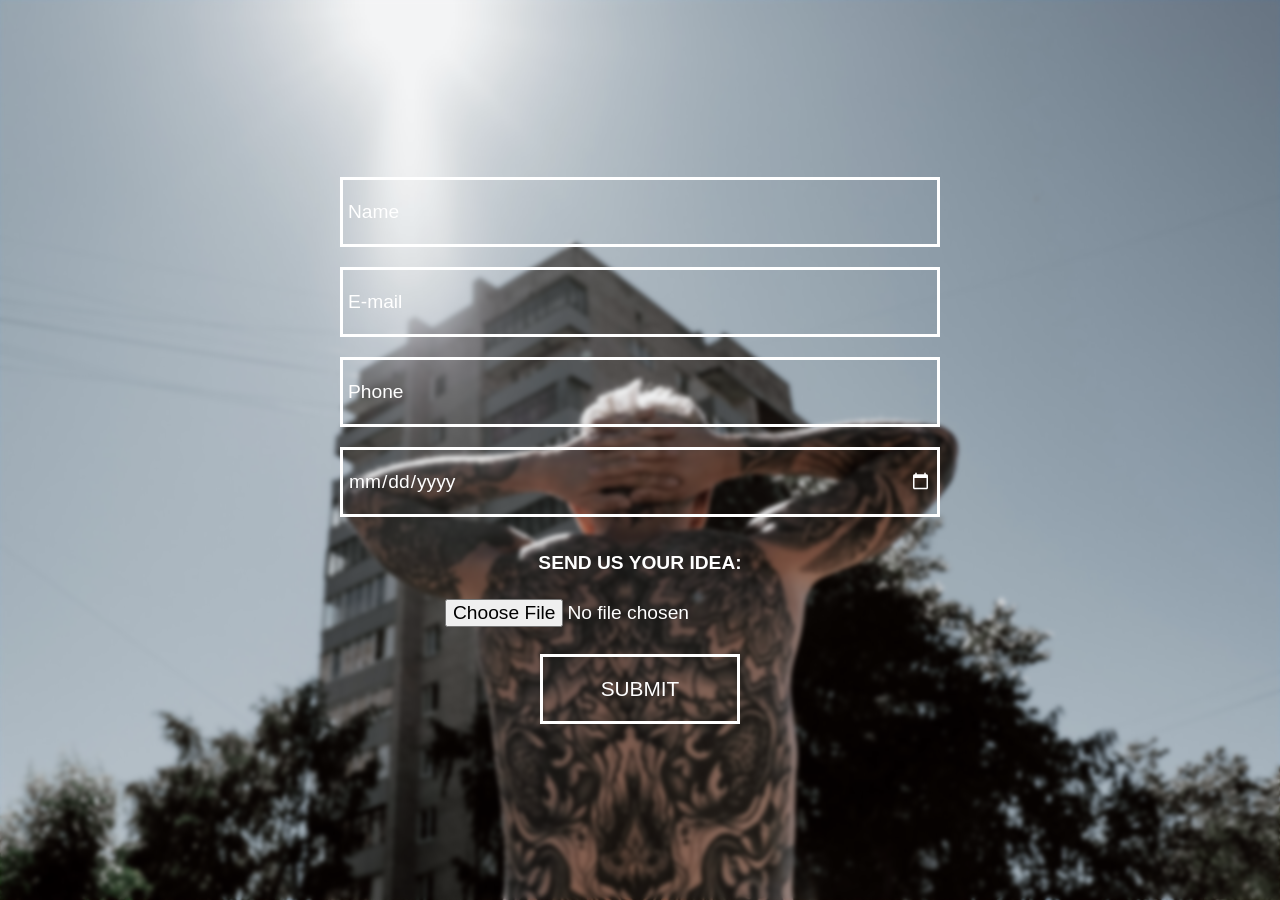
<file: appointment.html>
<!DOCTYPE html>
<html lang="en">
<head>
    <meta charset="UTF-8">
    <link rel="stylesheet" href="appoinment.css">
    <meta name="viewport" content="width=device-width, initial-scale=1.0">
    <title>Document</title>
</head>
<body>

        <div class="form">
            <input type="text" name="" id="text" placeholder="Name">
            <input type="email" name="" id="email" placeholder="E-mail">
            <input type="tel" name="" id="phone" placeholder="Phone">
            <input type="date" name="" id="date">
            <p>Send us your idea:</p><input type="file" name="" id="file">
            <input type="submit" value="submit" id="submit">
            
        </div>
    
</body>
</html>
</file>
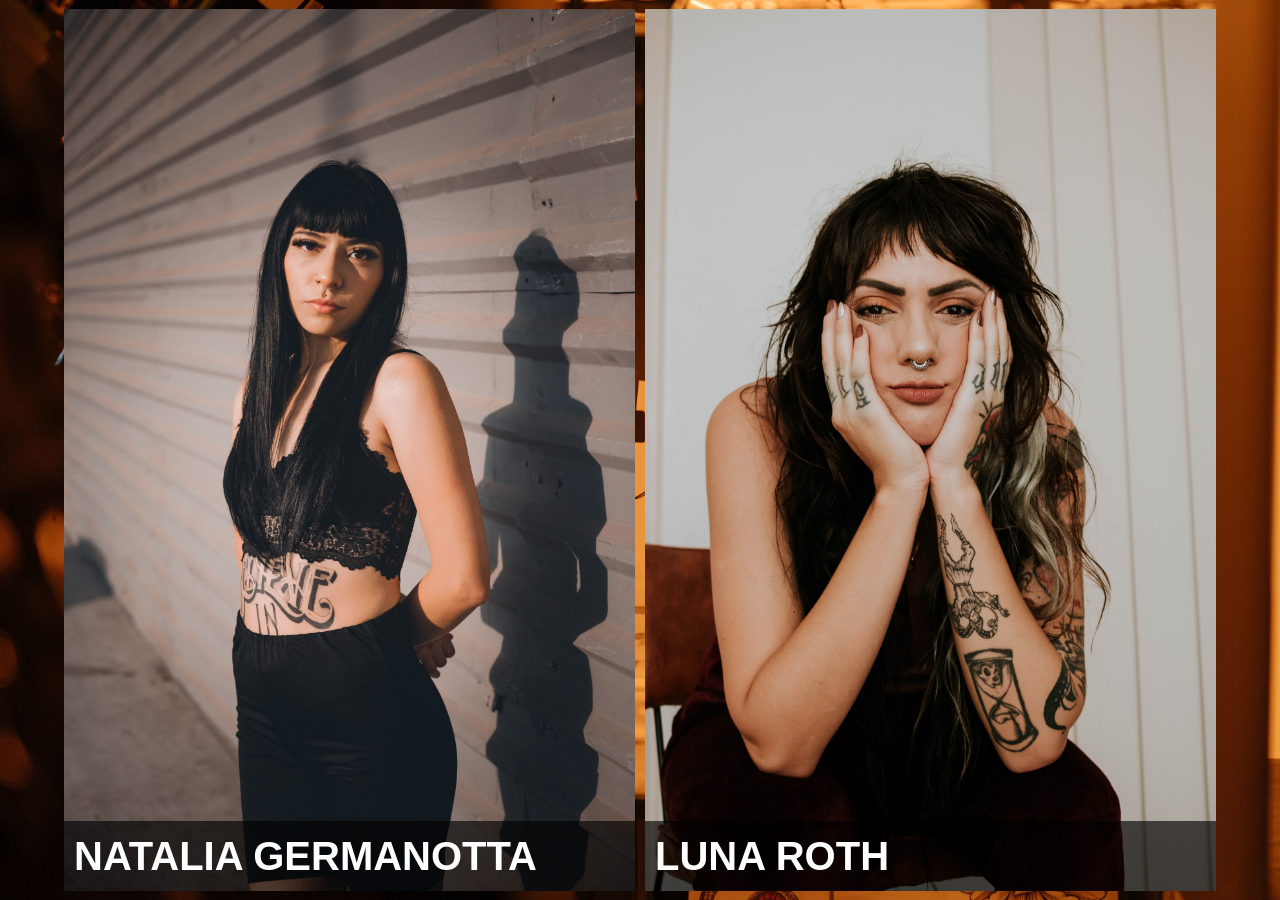
<file: blackwork.html>
<!DOCTYPE html>
<html lang="en">
<head>
    <meta charset="UTF-8">
    <link rel="stylesheet" href="blackwork.css">
    <title>Blackwork Portfolio</title>
</head>
<body>
    <section>
        <div class="box natalia">
            <h1>natalia germanotta</h1>
        </div>
        <div class="box luna">
            <h1>luna roth</h1>
        </div>
    </section>
</body>
</html>
</file>
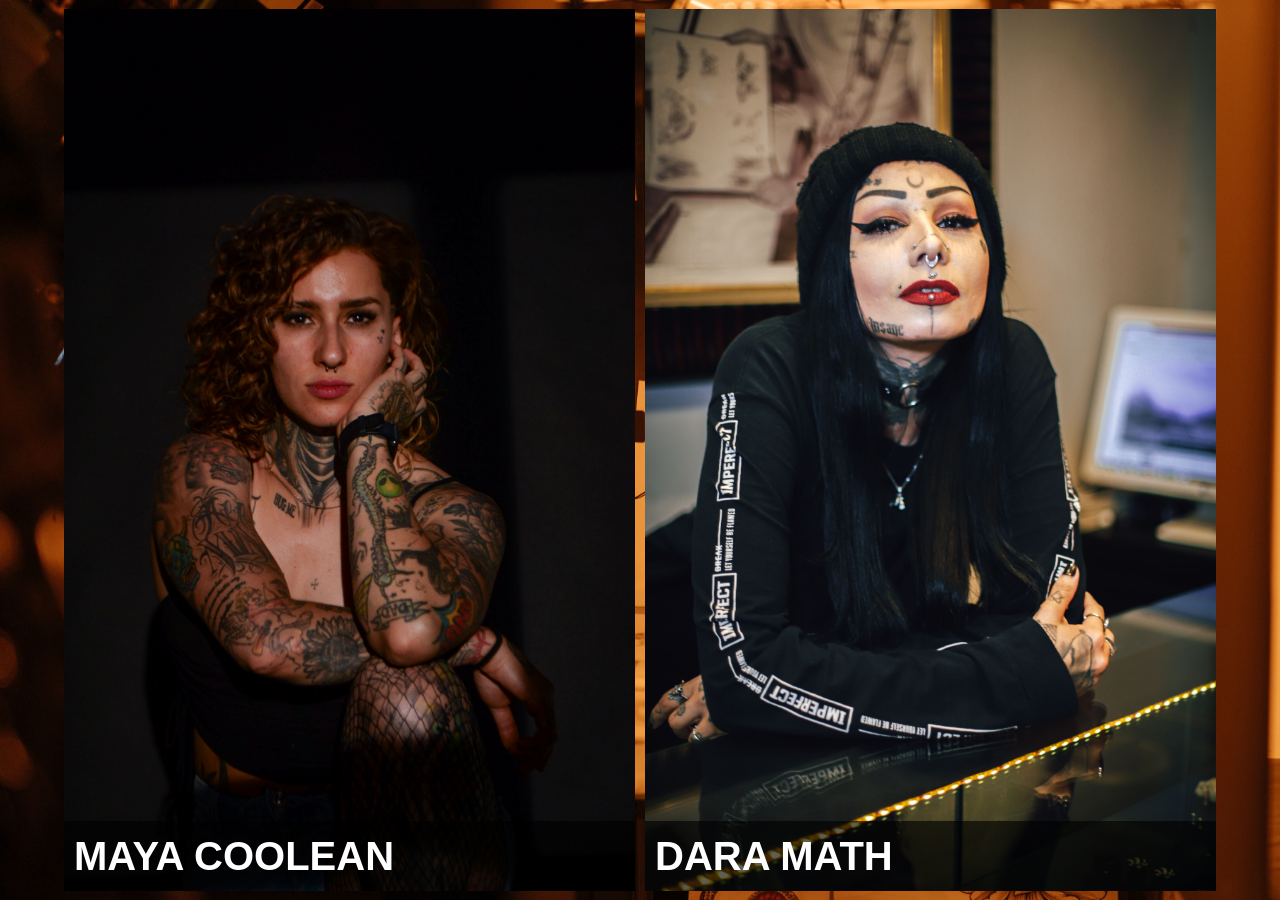
<file: portrait.html>
<!DOCTYPE html>
<html lang="en">
<head>
    <meta charset="UTF-8">
    <link rel="stylesheet" href="portrait.css">
    <title>Portrait Portfolio</title>
</head>
<body>
    <section>
        <div class="box maya">
            <h1>maya coolean</h1>
        </div>
        <div class="box dara">
            <h1>dara math</h1>
        </div>
    </section>
</body>
</html>
</file>
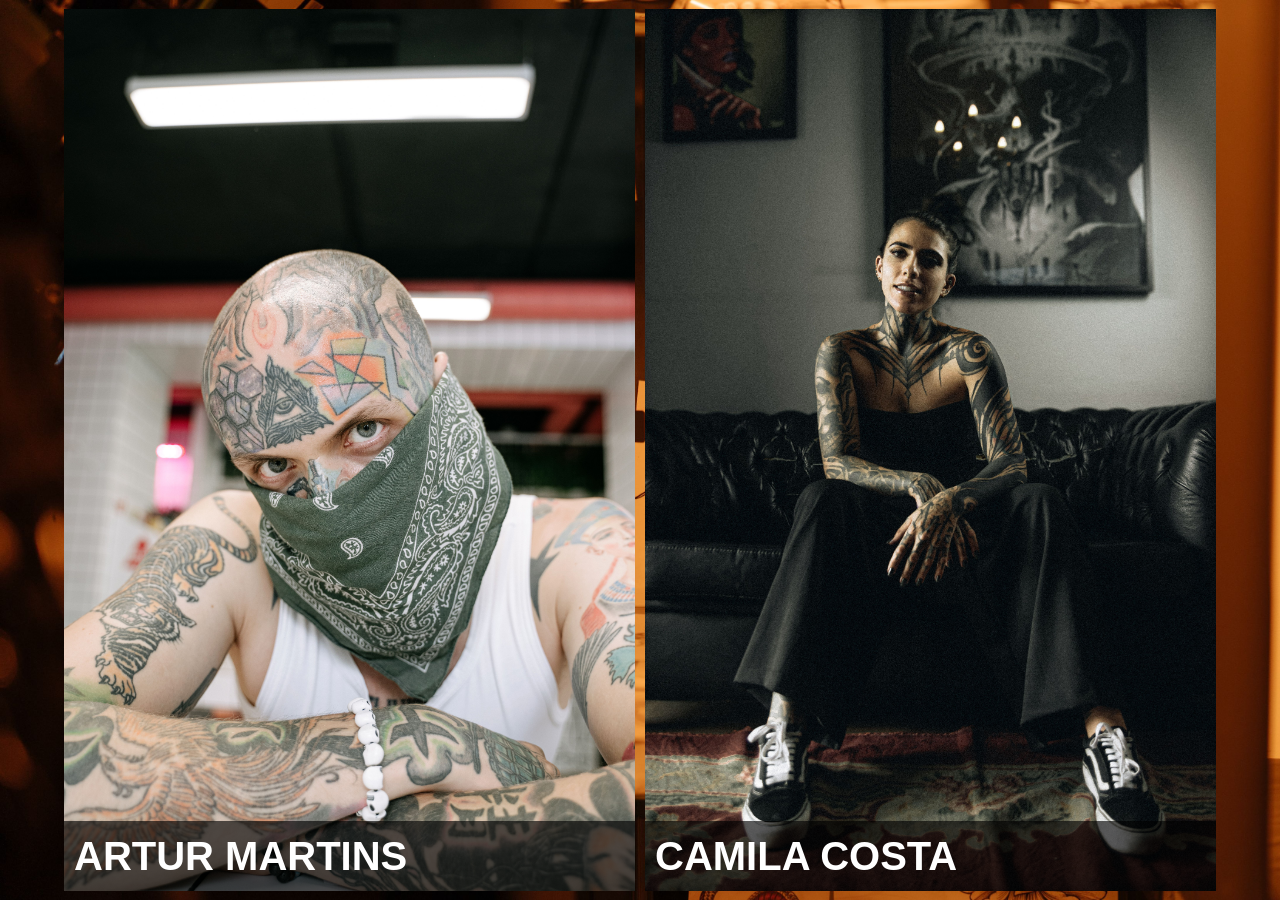
<file: realismo.html>
<!DOCTYPE html>
<html lang="en">
<head>
    <meta charset="UTF-8">
    <meta name="viewport" content="width=device-width, initial-scale=1.0">
    <link rel="stylesheet" href="realismo.css">
    <title>Realism Portfolio</title>
</head>
<body>
    <section>
        <div class="box artur">
            <h1>artur martins</h1>
        </div>
        <div class="box camila">
            <h1>camila costa</h1>
        </div>
    </section>
</body>
</html>
</file>
<file: appoinment.css>
*{
    box-sizing: border-box;
    padding: 0;
    margin: 0;
    font-family: var(--media);
}

:root{
    --fina: "Quicksand", sans-serif;
    --fina-quadrada:"Space Grotesk", sans-serif;
    --media:"Geologica", sans-serif;
    --grossa:"Allerta Stencil", sans-serif;

    --darkblue: #04050D;
    --darkgreen: #070D04;
    --brown:#0D0604;
    --limegreen: #7C8C72;

}

body{
    width: 100%;
    height: 100vh;
    display: flex;
    align-items: center;
    justify-content: center;
    background-image: url(img/appoinment.jpg);
    background-position: center;
    background-size: cover;
    backdrop-filter: saturate(.6) blur(2px);
    
}

.form{
    display: flex;
    flex-wrap: wrap;
    align-items: center;
    flex-direction: column;
    justify-content: center;
    gap: 20px;
    width: 60%;
    height: 70%;
    backdrop-filter: blur(10px);

}

.form input{
    height: 70px;
    width: 600px;
    background-color: transparent;
    border: 3px solid white;
    font-size: 1.2em;
    padding: 5px;
    color: white;
}

input::placeholder {
    color: white;
}

input[type="date"] {
    color-scheme: dark;
    cursor: pointer;
}

#file{
    border: none;
    width: 400px;
    height: 40px;
}

.form p{
    color: white;
    margin-top: 15px;
    font-weight: bold;
    text-transform: uppercase;
    font-size: 1.2em;
}

#submit{
    text-transform: uppercase;
    font-size: 1.3em;
    width: 200px;

}


#submit:hover{
    background-color: rgba(255, 255, 255, 0.651);
    color: rgba(0, 0, 0, 0.788);
    cursor: pointer;
}
</file>
<file: blackwork.css>
*{
    box-sizing: border-box;
    padding: 0;
    margin: 0;
    font-family: var(--media);
}

:root{
    --fina: "Quicksand", sans-serif;
    --fina-quadrada:"Space Grotesk", sans-serif;
    --media:"Geologica", sans-serif;
    --grossa:"Allerta Stencil", sans-serif;

    --darkblue: #04050D;
    --darkgreen: #070D04;
    --brown:#0D0604;
    --limegreen: #7C8C72;

}

body{
    display: flex;
    justify-content: center;
    align-items: center;
    width: 100%;
    height: 100vh;
    background-image: url(img/dont.jpg);
    background-size: cover;
}

section{
    display: flex;
    width: 90%;
    gap: 10px;
    height: 98%;
    
}

.box{
    width: 50%;
    height: 100%;
    display: flex;
    align-items: end;
    transition: .6s;
}

.luna{
    background-image: url(img/art4.jpg);
    background-size: cover;
    background-position: center ;
}

.natalia{
    background-image: url(img/art8.jpg);
    background-size: cover;
    background-position: center ;
}
h1{
    display: flex;
    align-items: center;
    color: white;
    text-transform: uppercase;
    width: 100%;
    height: 70px;
    font-size: 2.5em;
    padding-left: 10px;
    background-color: rgba(0, 0, 0, 0.63);
}

.box:hover{
    cursor: pointer;
    width: 60%;
    transition: .6s;
}
</file>
<file: portrait.css>
*{
    box-sizing: border-box;
    padding: 0;
    margin: 0;
    font-family: var(--media);
}

:root{
    --fina: "Quicksand", sans-serif;
    --fina-quadrada:"Space Grotesk", sans-serif;
    --media:"Geologica", sans-serif;
    --grossa:"Allerta Stencil", sans-serif;

    --darkblue: #04050D;
    --darkgreen: #070D04;
    --brown:#0D0604;
    --limegreen: #7C8C72;

}

body{
    display: flex;
    justify-content: center;
    align-items: center;
    width: 100%;
    height: 100vh;
    background-image: url(img/dont.jpg);
    background-size: cover;
}

section{
    display: flex;
    width: 90%;
    gap: 10px;
    height: 98%;
    
}

.box{
    width: 50%;
    height: 100%;
    display: flex;
    align-items: end;
    transition: .6s;
}

.dara{
    background-image: url(team/dara.jpg);
    background-size: cover;
    background-position: center ;
}

.maya{
    background-image: url(img/art3.jpg);
    background-size: cover;
    background-position: center ;
}
h1{
    display: flex;
    align-items: center;
    color: white;
    text-transform: uppercase;
    width: 100%;
    height: 70px;
    font-size: 2.5em;
    padding-left: 10px;
    background-color: rgba(0, 0, 0, 0.63);
}

.box:hover{
    cursor: pointer;
    width: 60%;
    transition: .6s;
}
</file>
<file: realismo.css>
*{
    box-sizing: border-box;
    padding: 0;
    margin: 0;
    font-family: var(--media);
}

:root{
    --fina: "Quicksand", sans-serif;
    --fina-quadrada:"Space Grotesk", sans-serif;
    --media:"Geologica", sans-serif;
    --grossa:"Allerta Stencil", sans-serif;

    --darkblue: #04050D;
    --darkgreen: #070D04;
    --brown:#0D0604;
    --limegreen: #7C8C72;

}

body{
    display: flex;
    justify-content: center;
    align-items: center;
    width: 100%;
    height: 100vh;
    background-image: url(img/dont.jpg);
    background-size: cover;
}

section{
    display: flex;
    width: 90%;
    gap: 10px;
    height: 98%;
    
}

.box{
    width: 50%;
    height: 100%;
    display: flex;
    align-items: end;
    transition: .6s;
}

.artur{
    background-image: url(team/artur.jpg);
    background-size: cover;
    background-position: center ;
}

.camila{
    background-image: url(img/art6.jpg);
    background-size: cover;
    background-position: center ;
}
h1{
    display: flex;
    align-items: center;
    color: white;
    text-transform: uppercase;
    width: 100%;
    height: 70px;
    font-size: 2.5em;
    padding-left: 10px;
    background-color: rgba(0, 0, 0, 0.63);
}

.box:hover{
    cursor: pointer;
    width: 60%;
    transition: .6s;
}
</file>
